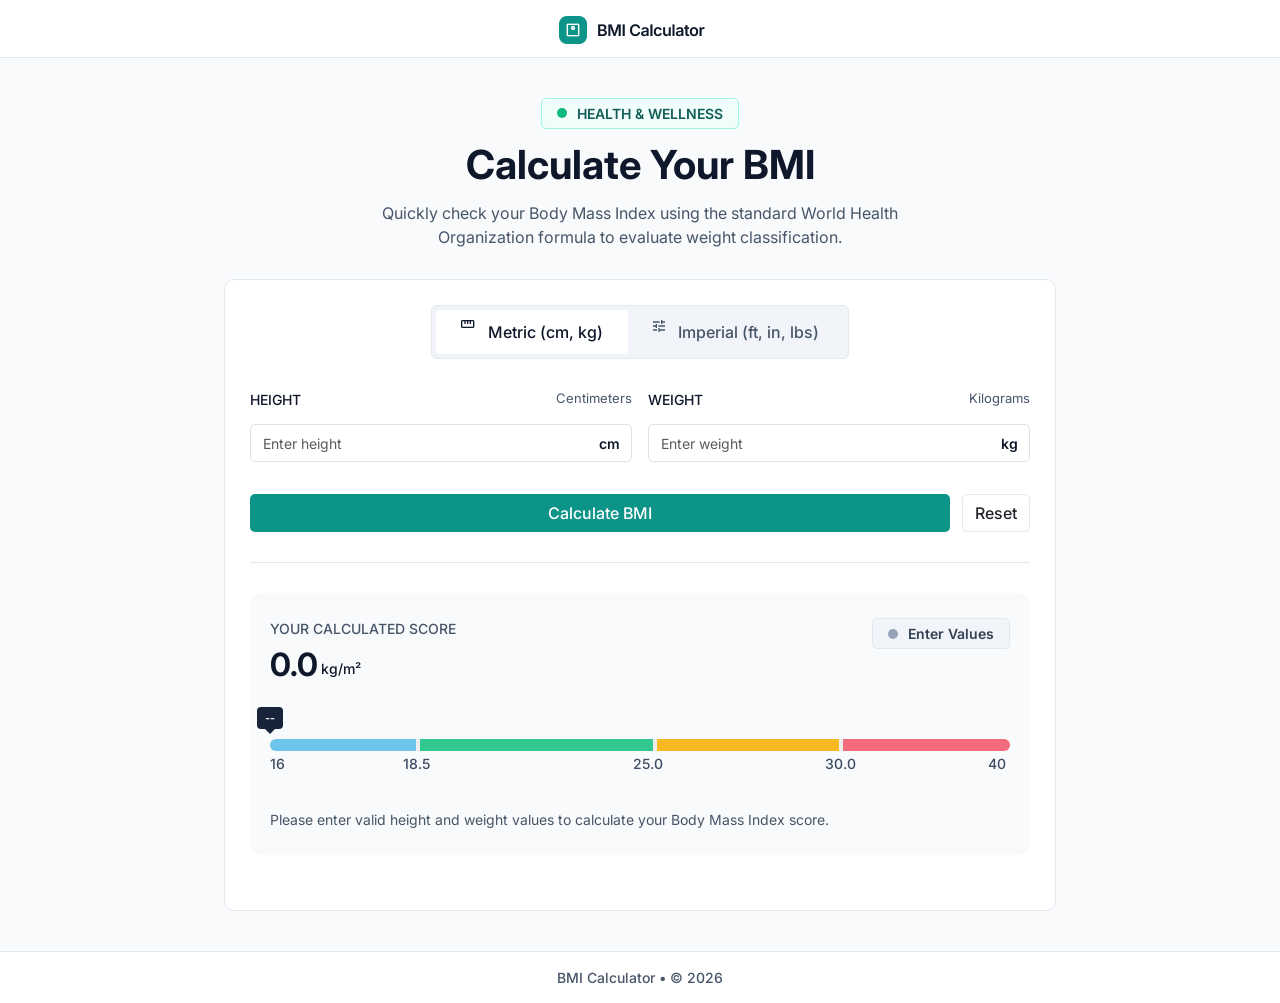
<file: index.html>
<!DOCTYPE html>
<html lang="en">
<head>
    <meta charset="UTF-8">
    <meta name="viewport" content="width=device-width, initial-scale=1.0">
<title>BMI Calculator</title>
<link href="https://cdn.jsdelivr.net/npm/bootstrap@5.3.8/dist/css/bootstrap.min.css" rel="stylesheet" integrity="sha384-sRIl4kxILFvY47J16cr9ZwB07vP4J8+LH7qKQnuqkuIAvNWLzeN8tE5YBujZqJLB" crossorigin="anonymous">
<link rel="stylesheet" href="./style.css">
</head>
<body>

    <nav class="navbar navbar-expand-lg navBg">
  <div class="container">
    <a class="navbar-brand" href="#"><img src="./images/logo.png" alt=""></a>
    <button class="navbar-toggler" type="button" data-bs-toggle="collapse" data-bs-target="#navbarSupportedContent" aria-controls="navbarSupportedContent" aria-expanded="false" aria-label="Toggle navigation">
      <span class="navbar-toggler-icon"></span>
    </button>
    <!-- <div class="collapse navbar-collapse navLink_parent" id="navbarSupportedContent">
      <ul class="navbar-nav mb-2 mb-lg-0 navLink">
        <li class="nav-item">
          <a class="nav-link active " aria-current="page" href="#calcSec">Calculator</a>
        </li>
        <li class="nav-item">
          <a class="nav-link" href="#">BMI Guide</a>
        </li>
      </ul>
    </div> -->
  </div>
</nav>

<!-- calculator Head starts  -->

<div class="calcSecParent commonSpace">
    <div class="calcbadge"><span></span> HEALTH & WELLNESS</div>
    <h1 class="calcHead">Calculate Your BMI</h1>
    <p class="calcSubHead">Quickly check your Body Mass Index using the standard World Health Organization formula to evaluate weight classification.</p>

<!-- calculaltion area starts  -->


    <div class="calculation_sec_parent" id="calcSec">
      <ul class="nav mb-3 calcTab" id="pills-tab" role="tablist">
        <li class="nav-item" role="presentation">
          <button class="nav-link active calcTabLink" id="pills-home-tab" data-bs-toggle="pill" data-bs-target="#pills-home" type="button" role="tab" aria-controls="pills-home" aria-selected="true"> <img src="./images/metricicon.svg" alt="metricicon">Metric (cm, kg)</button>
        </li>
        <li class="nav-item" role="presentation">
          <button class="nav-link calcTabLink" id="pills-profile-tab" data-bs-toggle="pill" data-bs-target="#pills-profile" type="button" role="tab" aria-controls="pills-profile" aria-selected="false"><img src="./images/imperial.svg" alt="imperial"> Imperial (ft, in, lbs)</button>
        </li>
      </ul>
      <div class="tab-content" id="pills-tabContent">
        <div class="tab-pane fade show active" id="pills-home" role="tabpanel" aria-labelledby="pills-home-tab">
          <form class="formParent">
            <div class="formField_parent">

              <div class="mb-3 form_field">
                <div class="lable_parent">
                  <label for="heightField" class="form-label">HEIGHT</label>
                  <p id="height" class="unitText">Centimeters</p>
                </div>
                <div class="input-group mb-3">
                  <input type="number" class="form-control" id="heightField" aria-describedby="heightField" placeholder="Enter height"   step="1">
                  <span class="input-group-text" id="basic-addon2 unitValue">cm</span>
                </div>
              </div>

              <div class="mb-3 form_field">
                <div class="lable_parent">
                  <label for="weightField" class="form-label">WEIGHT</label>
                  <p id="weight" class="unitText">Kilograms</p>
                </div>
                <div class="input-group mb-3">
                  <input type="number" class="form-control" id="weightField" aria-describedby="weightField" placeholder="Enter weight"  step="0.1">
                  <span class="input-group-text" id="basic-addon2 unitValue">kg</span>
                </div>
              </div>

            </div>
            <div class="btn_grp">
              <button type="submit" class="btn submit">Calculate BMI</button>
              <button type="reset" class="btn reset">Reset</button>
            </div>
          </form>
        </div>

        <div class="tab-pane fade" id="pills-profile" role="tabpanel" aria-labelledby="pills-profile-tab">
          <form class="formParent">
            <div class="formField_parent">

              <div class="mb-3 form_field">
                <div class="lable_parent">
                  <label for="heightField" class="form-label">HEIGHT</label>
                  <p id="height" class="unitText">Feet & Inches</p>
                </div>

                <div class="labels">

                  <div class="input-group mb-3">
                    <input type="number" class="form-control" id="imperialFeet" aria-describedby="heightField" value="5" placeholder="Enter Feet" step="1">
                    <span class="input-group-text" id="basic-addon2 unitValue">ft</span>
                  </div>
                  <div class="input-group mb-3">
                    <input type="number" class="form-control" id="imperialInches" aria-describedby="heightField" value="7.7" step="0.1" placeholder="Enter Inches">
                    <span class="input-group-text" id="basic-addon2 unitValue">in</span>
                  </div>
                </div>
              </div>

              <div class="mb-3 form_field">
                <div class="lable_parent">
                  <label for="weightField" class="form-label">WEIGHT</label>
                  <p id="weight" class="unitText">Pounds (lbs)</p>
                </div>
                <div class="input-group mb-3">
                  <input type="number" class="form-control" id="imperialWeight" aria-describedby="weightField" placeholder="Enter Weight" step="0.1">
                  <span class="input-group-text" id="basic-addon2 unitValue">lbs</span>
                </div>
              </div>

            </div>

            <div class="btn_grp">
              <button type="submit" class="btn submit"  id="submit">Calculate BMI</button>
              <button type="reset" class="btn reset" id="reset">Reset</button>
            </div>
          </form>
        </div>
      </div>

<!-- calculation area ends  -->


<!-- calc stats sec starts  -->

<div class="scoreStat_Parent">
  <div class="scoreDisplay_Parent">
    <div class="scoreDisplayRight">
      <p>YOUR CALCULATED SCORE</p>
      <p><span id="bmiscore" class="bmiscore">0.0</span> <span id="bmiscoreUnit">kg/m²</span></p>
    </div>
    <div class="weightIndicator">
      <div class="calcbadge grey" id="weightIndicator"><span></span> Enter Values </div>
    </div>
  </div>


  <div class="bmi-scale">

    <!-- Current BMI -->
    <div class="bmi-marker" id="marker_parent">
      <span id="bmi_marker">--</span>
    </div>

    <!-- Progress Bar -->
    <div class="bmi-progress">
      <div class="bmi-segment underweight"></div>
      <div class="bmi-segment normal"></div>
      <div class="bmi-segment overweight"></div>
      <div class="bmi-segment obese"></div>
    </div>

    <!-- Scale Labels -->
    <div class="bmi-labels">
      <span class="bmiNumber bmiNumber1">16</span>
      <span class="bmiNumber bmiNumber2">18.5</span>
      <span class="bmiNumber bmiNumber3">25.0</span>
      <span class="bmiNumber bmiNumber4">30.0</span>
      <span class="bmiNumber bmiNumber5">40</span>
    </div>

  </div>

  <p class="scoreStat_content" id="scoreStat_content">Please enter valid height and weight values to calculate your Body Mass Index score.</p>


</div>

<!-- calc stats sec ends  -->

    </div>
</div>



<!-- calculator Head ends  -->


<footer><p>BMI Calculator • © 2026</p></footer>





    <script src="https://cdn.jsdelivr.net/npm/bootstrap@5.3.8/dist/js/bootstrap.bundle.min.js" integrity="sha384-FKyoEForCGlyvwx9Hj09JcYn3nv7wiPVlz7YYwJrWVcXK/BmnVDxM+D2scQbITxI" crossorigin="anonymous"></script>

    <script src="./custom.js"></script>
</body>
</html>
</file>
<file: style.css>
@import url('https://fonts.googleapis.com/css2?family=Inter:ital,opsz,wght@0,14..32,100..900;1,14..32,100..900&display=swap');

:root {
--primary_text: #0F172A;
--secondary_text: #475569;
--border: #E2E8F0;
--white: #fff;
}

body {
    background-color: #F8FAFC;
    font-family: "Inter", sans-serif;
    color: var(--secondary_text);
}

.commonSpace {
    padding: 40px 0;
}

.navLink_parent {
    justify-content: end;
}

.navLink {
    gap: 25px;
}

.navBg {
    background-color: var(--white);
    border-bottom: 1px solid var(--border);
    position: sticky;
    top: 0;
}

.navBg .container {
    justify-content: center;
}

.calcSecParent {
    width: 65%;
    margin: 0 auto;
    text-align: center;
}

.calcbadge {
    width: fit-content;
    text-align: center;
    margin: auto;
    border: 1.5px solid #99F6E4;
    padding: 4px 15px;
    border-radius: 5px;
    color: #115E59;
    font-weight: 600;
    background: #F0FDFA;
    display: flex;
    gap: 10px;
    align-items: center;
    font-size: 14px;
    font-weight: 600;
}

.calcbadge span {
    background: #10B981;
    width: 10px;
    height: 10px;
    border-radius: 50%;
    display: block;
}

.grey {
    border-color: #e2e8f0;
    background: #f1f5f9;
    color: #334155;
}

.grey span {
    background: #94a3b8;
}


.blue {
    border-color: #bae6fd;
    background: #f0f9ff;
    color: #075985;
}

.blue span {
    background: #0ea5e9;
}

.orange {
    border-color: #fde68a;
    background: #fffbeb;
    color: #92400e;
}

.orange span {
    background: #f59e0b;
}

.red {
    border-color: #fecdd3;
    background: #fff1f2;
    color: #9f1239;
}

.red span {
    background: #f43f5e;
}



.calcHead {
    color: var(--primary_text);
    margin: 12px 0;
    font-weight: 700;
}

p.calcSubHead {
    width: clamp(280px, 70%, 720px);
    margin: auto;
}

.calculation_sec_parent {
    background: var(--white);
    border: 1px solid var(--border);
    padding: 25px;
    border-radius: 10px;
    margin-top: 30px;
}

.calcTab {
    justify-content: center;
    background: #F1F5F9;
    width: fit-content;
    margin: 0 auto;
    padding: 4px;
    border-radius: 6px;
    border: 1px solid var(--border);
}

.active.calcTabLink {
 color: var(--primary_text);
 background-color: var(--white);
 border-radius: 5px;
}


.calcTabLink {
    color: var(--secondary_text);
    display: flex;
    gap: 13px;
    padding: 10px 25px;
    font-weight: 500;
}


.calcTabLink:hover {
    color: var(--primary_text);
}


.form_field {
    display: flex;
    flex-direction: column;
    align-items: baseline;
    width: 49%;
}

.formField_parent {
    display: flex;
    gap: 2%;
    width: 100%;
}


.form_field label {
    font-weight: 500;
    font-size: 14px;
    color: var(--primary_text);
}

.lable_parent {
    display: flex;
    justify-content: space-between;
    width: 100%;
}

.unitText {
    font-size: 13px;
}

.formParent {
    margin-top: 30px;
    padding-bottom: 30px;
    border-bottom: 1px solid var(--border);
}

.input-group-text {
    background: none;
    border: 0px;
    font-size: 14px;
    color: var(--primary_text);
    font-weight: 600;
    position: absolute;
    right: 0;
}

.input-group {
    align-items: center;
}
.form-control {
    border-radius: 5px !important;
}

.btn {
    border-radius: 5px;
    font-weight: 500;
}

.submit, .submit:active {
    background-color: #0D9488 !important;
    color: var(--white) !important;
    width: 100%;
}

.submit:hover {
    color: white;
    background-color: #13ad9f;
    border-color: var(--bs-btn-hover-border-color);
}

.reset {
    border: 1px solid var(--border);
}

.reset:hover {
    background-color: #f6f6f6;
}

.btn_grp {
    display: flex;
    gap: 1.5%;
    justify-content: center;
}

.scoreStat_Parent {
    background: #F8FAFC;
    margin: 30px 0;
    padding: 25px 20px;
    border-radius: 10px;
}

.scoreDisplay_Parent {
    display: flex;
    justify-content: space-between;
    align-items: flex-start;
    margin-bottom: 25px;
}

.scoreDisplayRight p {
    margin: 0;
    font-size: 14px;
    font-weight: 500;
}

.scoreDisplayRight p:last-child {
    display: flex;
    align-items: end;
    margin: 10px 0;
    line-height: 0.4;
    color: var(--primary_text);
    gap: 3px;
}

.scoreDisplayRight {
    display: flex;
    flex-direction: column;
    gap: 10px;
    justify-content: left;
}

.scoreStat_content {
    font-size: 14px;
    text-align: left;
    margin-top: 20px;
}




.bmi-scale {
  position: relative;
  width: 100%;
  padding-top: 32px;
}

/* Progress bar */
.bmi-progress {
  display: flex;
  width: 100%;
  height: 12px;
  overflow: hidden;
  border-radius: 10px;
  background: #eee;
  gap: 4px;
}

.bmi-segment {
  height: 100%;
}
.bmiNumber {
    position: absolute;
}
/* 16 - 18.5 */
.underweight {
  /* flex: 2.5; */
  background: #6dc5eb;
  width: 20%;
}

.bmiNumber1 {
    left: 0%;
}


/* 18.5 - 25 */
.normal {
  /* flex: 6.5; */
  background: #31c98f;
  width: 32%;
}

.bmiNumber2 {
    left: 18%;
}

/* 25 - 30 */
.overweight {
  /* flex: 5; */
  background: #f8b824;
  width: 25%;
}

.bmiNumber3 {
    left: 49%;
}


/* 30 - 40 */
.obese {
  /* flex: 10; */
  background: #f36b7d;
  width: 23%;
}

.bmiNumber4 {
    left: 75%;
}

.bmiNumber5 {
    left: 97%;
}


/* BMI value */
.bmi-marker {
  position: absolute;
  top: 0;
  transform: translateX(-50%);
  z-index: 2;
}

.bmi-marker span {
  position: relative;
  display: block;
  padding: 1px 8px;
  background: #17243a;
  color: #fff;
  font-size: 11px;
  font-weight: 600;
  line-height: 20px;
  border-radius: 4px;
}

/* Small downward triangle */
.bmi-marker span::after {
  content: "";
  position: absolute;
  left: 50%;
  bottom: -5px;
  transform: translateX(-50%);
  border-left: 5px solid transparent;
  border-right: 5px solid transparent;
  border-top: 5px solid #17243a;
}

/* Labels */
.bmi-labels {
  /* display: flex;
  justify-content: space-between; */
    margin-top: 2px;
  margin-bottom: 10px;
  color: #3d4b63;
  font-size: 14px;
  font-weight: 500;
  width: 100%;
}

p.scoreStat_content {
    margin: 0;
    padding-top: 48px;
}

.labels {
    display: flex;
    gap: 4%;
}
.bmiscore {
    font-size: 32px;
    font-weight: 700;
}

input::placeholder {
    font-size: 14px;
}
.bmi-scale {
    position: relative;
}

#bmi_marker {
    position: absolute;
    transform: translateX(-50%);
    width: max-content;
}

footer p {
    margin: 0 auto;
    padding: 15px 0;
    background: white;
    text-align: center;
    border-top: 1px solid var(--border);
    color: var(--secondary_text);
    font-size: 14px;
    font-weight: 500;
}


@media screen and (max-width: 1024px) {
    .calcSecParent {
        width: 85%;
    }
}

@media screen and (max-width: 767px) {
    p.calcSubHead {
        width: 100%;
    }
}
</file>
